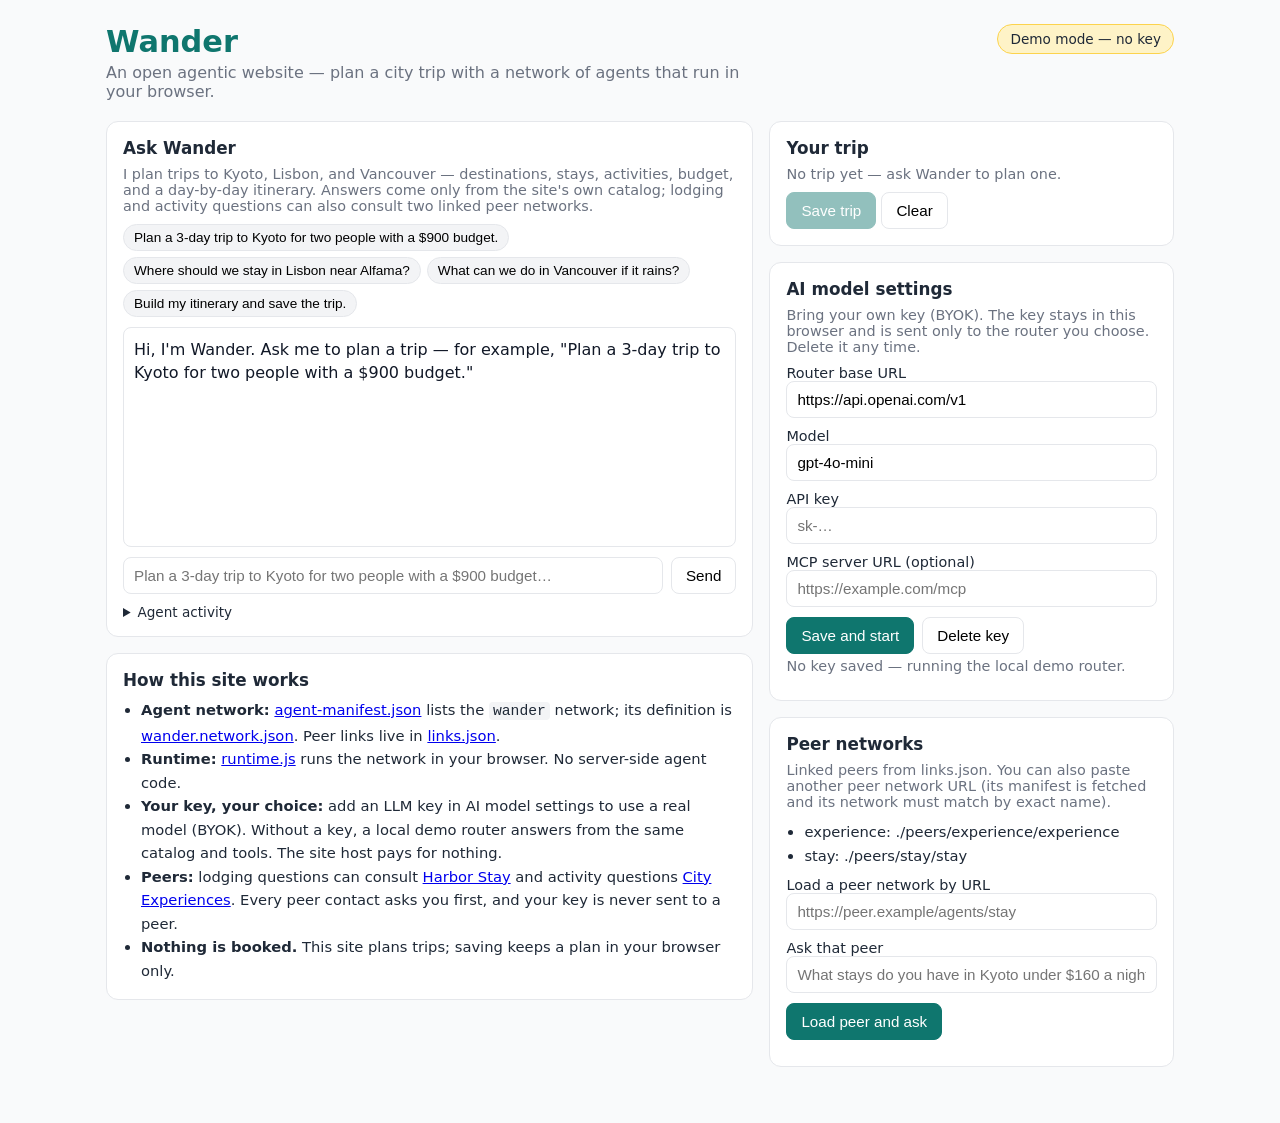
<file: index.html>
<!DOCTYPE html>
<html lang="en">
<head>
<meta charset="utf-8">
<meta name="viewport" content="width=device-width, initial-scale=1">
<title>Wander — open agentic trip planner</title>
<link rel="stylesheet" href="./styles.css">
</head>
<body>
<header class="top">
  <div>
    <h1>Wander</h1>
    <p class="sub">An open agentic website — plan a city trip with a network of agents that run in your browser.</p>
  </div>
  <div class="mode" id="mode-badge">Demo mode — no key</div>
</header>

<main class="layout">
  <section class="chat-col">
    <div class="card">
      <h2>Ask Wander</h2>
      <p class="hint">I plan trips to Kyoto, Lisbon, and Vancouver — destinations, stays, activities, budget, and a day-by-day itinerary. Answers come only from the site's own catalog; lodging and activity questions can also consult two linked peer networks.</p>
      <div class="chips" id="sample-chips"></div>
      <div class="log" id="chat-log" aria-live="polite"></div>
      <form id="chat-form" class="composer">
        <input id="chat-input" type="text" placeholder="Plan a 3-day trip to Kyoto for two people with a $900 budget…" autocomplete="off">
        <button type="submit">Send</button>
      </form>
      <details class="trace">
        <summary>Agent activity</summary>
        <ol id="activity-log"></ol>
      </details>
    </div>
    <div class="card">
      <h2>How this site works</h2>
      <ul class="explain">
        <li><strong>Agent network:</strong> <a href="./agents/agent-manifest.json">agent-manifest.json</a> lists the <code>wander</code> network; its definition is <a href="./agents/wander.network.json">wander.network.json</a>. Peer links live in <a href="./agents/links.json">links.json</a>.</li>
        <li><strong>Runtime:</strong> <a href="./runtime/runtime.js">runtime.js</a> runs the network in your browser. No server-side agent code.</li>
        <li><strong>Your key, your choice:</strong> add an LLM key in AI model settings to use a real model (BYOK). Without a key, a local demo router answers from the same catalog and tools. The site host pays for nothing.</li>
        <li><strong>Peers:</strong> lodging questions can consult <a href="./peers/stay/">Harbor Stay</a> and activity questions <a href="./peers/experience/">City Experiences</a>. Every peer contact asks you first, and your key is never sent to a peer.</li>
        <li><strong>Nothing is booked.</strong> This site plans trips; saving keeps a plan in your browser only.</li>
      </ul>
    </div>
  </section>

  <aside class="side-col">
    <div class="card">
      <h2>Your trip</h2>
      <div id="trip-panel"><p class="hint">No trip yet — ask Wander to plan one.</p></div>
      <div id="cost-panel"></div>
      <button id="save-trip-btn" class="primary" disabled>Save trip</button>
      <button id="clear-trip-btn" class="ghost">Clear</button>
    </div>

    <div class="card">
      <h2>AI model settings</h2>
      <p class="hint">Bring your own key (BYOK). The key stays in this browser and is sent only to the router you choose. Delete it any time.</p>
      <label>Router base URL <input id="llm-base" type="url" value="https://api.openai.com/v1"></label>
      <label>Model <input id="llm-model" type="text" value="gpt-4o-mini"></label>
      <label>API key <input id="llm-key" type="password" placeholder="sk-…" autocomplete="off"></label>
      <label>MCP server URL (optional) <input id="mcp-url" type="url" placeholder="https://example.com/mcp"></label>
      <div class="row">
        <button id="llm-save" class="primary">Save and start</button>
        <button id="llm-delete" class="ghost">Delete key</button>
      </div>
      <p class="hint" id="llm-status">No key saved — running the local demo router.</p>
    </div>

    <div class="card">
      <h2>Peer networks</h2>
      <p class="hint">Linked peers from links.json. You can also paste another peer network URL (its manifest is fetched and its network must match by exact name).</p>
      <ul id="peer-list" class="peers"></ul>
      <label>Load a peer network by URL
        <input id="peer-url" type="url" placeholder="https://peer.example/agents/stay">
      </label>
      <label>Ask that peer
        <input id="peer-question" type="text" placeholder="What stays do you have in Kyoto under $160 a night?">
      </label>
      <button id="peer-load" class="primary">Load peer and ask</button>
      <p class="hint" id="peer-status"></p>
      <div id="peer-answer" class="hint"></div>
    </div>
  </aside>
</main>

<div class="modal" id="modal" hidden>
  <div class="modal-card">
    <h3 id="modal-title">Confirm</h3>
    <p id="modal-body"></p>
    <div class="row">
      <button id="modal-yes" class="primary">Allow</button>
      <button id="modal-no" class="ghost">Cancel</button>
    </div>
  </div>
</div>

<script type="module" src="./app.js"></script>
</body>
</html>
</file>
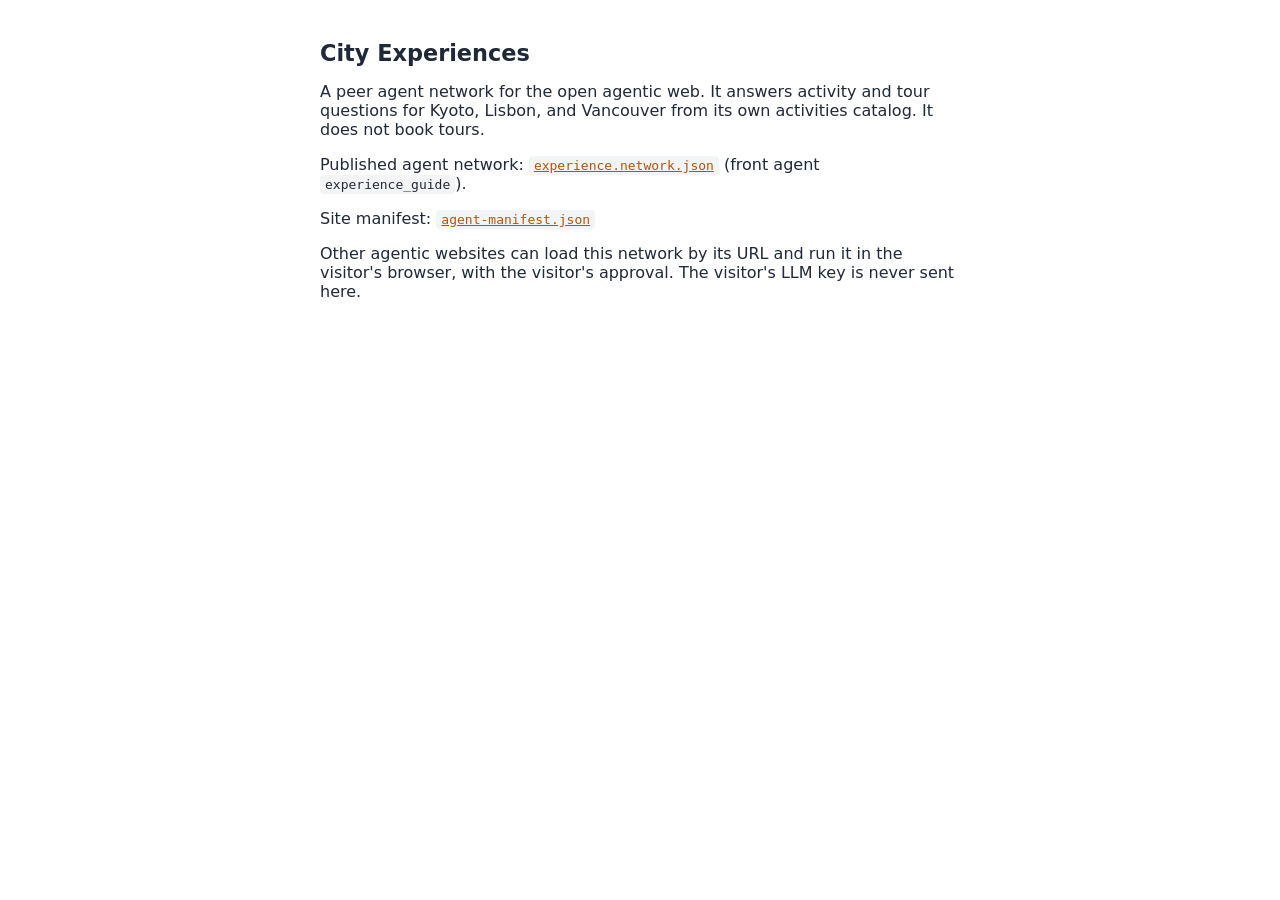
<file: peers/experience/index.html>
<!DOCTYPE html>
<html lang="en">
<head>
<meta charset="utf-8">
<meta name="viewport" content="width=device-width, initial-scale=1">
<title>City Experiences — activities peer network</title>
<style>body{font-family:system-ui,sans-serif;max-width:640px;margin:40px auto;padding:0 16px;color:#1f2937}h1{font-size:1.4rem}a{color:#b45309}code{background:#f3f4f6;padding:2px 5px;border-radius:4px}</style>
</head>
<body>
<h1>City Experiences</h1>
<p>A peer agent network for the open agentic web. It answers activity and tour questions for Kyoto, Lisbon, and Vancouver from its own activities catalog. It does not book tours.</p>
<p>Published agent network: <a href="./experience.network.json"><code>experience.network.json</code></a> (front agent <code>experience_guide</code>).</p>
<p>Site manifest: <a href="./agent-manifest.json"><code>agent-manifest.json</code></a></p>
<p>Other agentic websites can load this network by its URL and run it in the visitor's browser, with the visitor's approval. The visitor's LLM key is never sent here.</p>
</body>
</html>
</file>
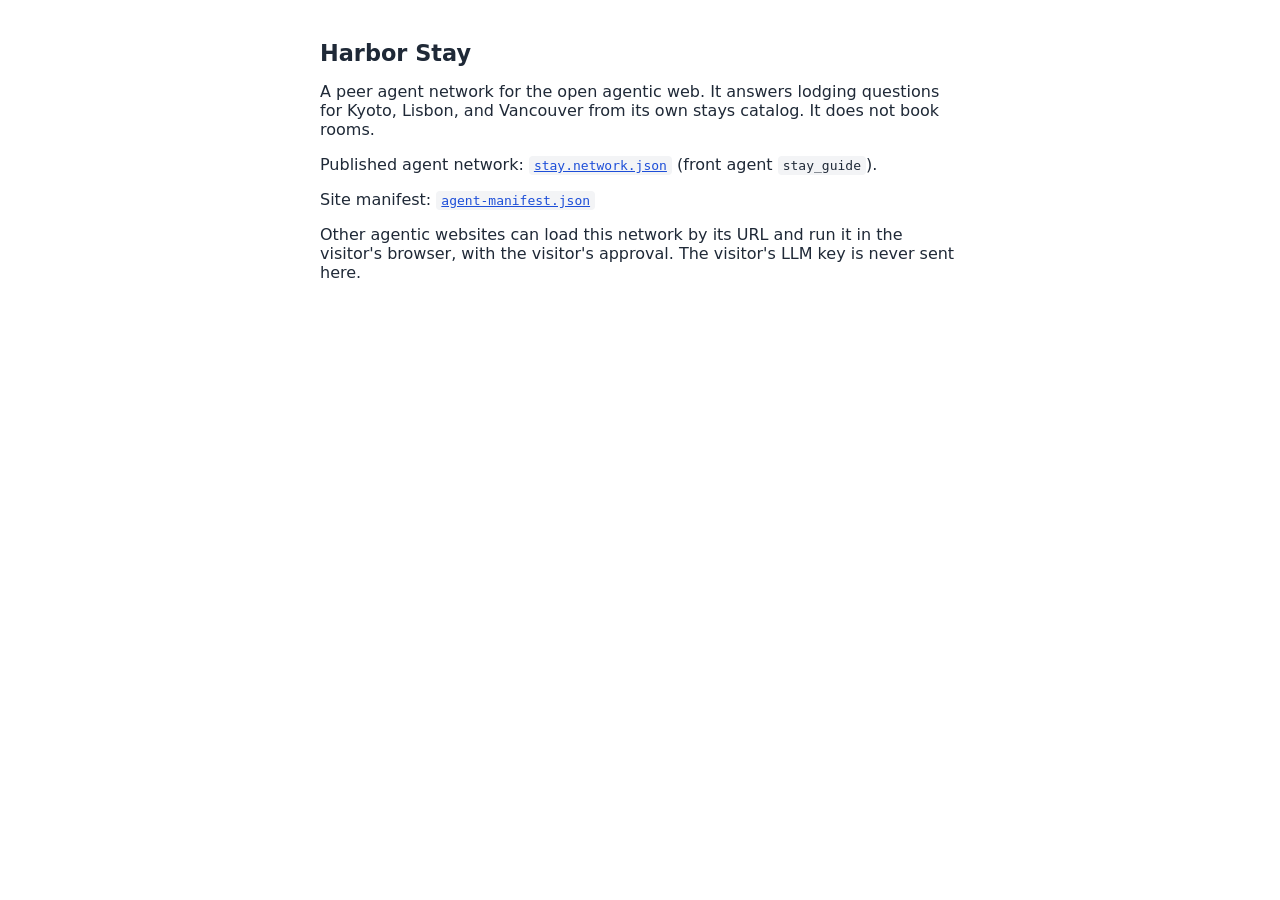
<file: peers/stay/index.html>
<!DOCTYPE html>
<html lang="en">
<head>
<meta charset="utf-8">
<meta name="viewport" content="width=device-width, initial-scale=1">
<title>Harbor Stay — lodging peer network</title>
<style>body{font-family:system-ui,sans-serif;max-width:640px;margin:40px auto;padding:0 16px;color:#1f2937}h1{font-size:1.4rem}a{color:#1d4ed8}code{background:#f3f4f6;padding:2px 5px;border-radius:4px}</style>
</head>
<body>
<h1>Harbor Stay</h1>
<p>A peer agent network for the open agentic web. It answers lodging questions for Kyoto, Lisbon, and Vancouver from its own stays catalog. It does not book rooms.</p>
<p>Published agent network: <a href="./stay.network.json"><code>stay.network.json</code></a> (front agent <code>stay_guide</code>).</p>
<p>Site manifest: <a href="./agent-manifest.json"><code>agent-manifest.json</code></a></p>
<p>Other agentic websites can load this network by its URL and run it in the visitor's browser, with the visitor's approval. The visitor's LLM key is never sent here.</p>
</body>
</html>
</file>
<file: styles.css>
:root { --primary: #0f766e; --ink: #1f2937; --muted: #6b7280; --line: #e5e7eb; --bg: #f9fafb; --card: #fff; }
* { box-sizing: border-box; }
body { margin: 0; font-family: system-ui, -apple-system, sans-serif; color: var(--ink); background: var(--bg); }
.top { display: flex; justify-content: space-between; align-items: flex-start; gap: 16px; max-width: 1100px; margin: 0 auto; padding: 24px 16px 8px; }
.top h1 { margin: 0; font-size: 1.9rem; color: var(--primary); }
.sub { margin: 4px 0 0; color: var(--muted); max-width: 640px; }
.mode { background: #fef3c7; border: 1px solid #fcd34d; border-radius: 999px; padding: 6px 12px; font-size: 0.85rem; white-space: nowrap; }
.mode.llm { background: #dcfce7; border-color: #86efac; }
.layout { display: grid; grid-template-columns: 1.6fr 1fr; gap: 16px; max-width: 1100px; margin: 0 auto; padding: 12px 16px 40px; }
.card { background: var(--card); border: 1px solid var(--line); border-radius: 12px; padding: 16px; margin-bottom: 16px; }
.card h2 { margin: 0 0 8px; font-size: 1.05rem; }
.hint { color: var(--muted); font-size: 0.9rem; margin: 4px 0 10px; }
.chips { display: flex; flex-wrap: wrap; gap: 6px; margin-bottom: 10px; }
.chips button { border: 1px solid var(--line); background: #f3f4f6; border-radius: 999px; padding: 5px 10px; cursor: pointer; font-size: 0.85rem; }
.log { min-height: 220px; max-height: 420px; overflow-y: auto; border: 1px solid var(--line); border-radius: 8px; padding: 10px; background: #fff; }
.msg { margin: 0 0 10px; white-space: pre-wrap; line-height: 1.45; }
.msg.user { font-weight: 600; }
.msg.agent { color: #111827; }
.msg.sys { color: var(--muted); font-size: 0.9rem; }
.composer { display: flex; gap: 8px; margin-top: 10px; }
.composer input, label input { flex: 1; border: 1px solid var(--line); border-radius: 8px; padding: 9px 10px; font-size: 0.95rem; width: 100%; }
button { cursor: pointer; border-radius: 8px; border: 1px solid var(--line); padding: 9px 14px; font-size: 0.95rem; background: #fff; }
button.primary { background: var(--primary); color: #fff; border-color: var(--primary); }
button.ghost { background: transparent; }
button:disabled { opacity: 0.45; cursor: not-allowed; }
.trace { margin-top: 10px; font-size: 0.85rem; }
.trace ol { margin: 8px 0 0; padding-left: 18px; max-height: 180px; overflow-y: auto; }
.trace li { margin-bottom: 4px; color: #374151; }
.trace li.err { color: #b91c1c; }
.explain { margin: 0; padding-left: 18px; line-height: 1.6; font-size: 0.92rem; }
.explain code { background: #f3f4f6; padding: 1px 4px; border-radius: 4px; }
label { display: block; margin-bottom: 10px; font-size: 0.9rem; }
.row { display: flex; gap: 8px; margin-top: 8px; }
.peers { margin: 0 0 10px; padding-left: 18px; font-size: 0.92rem; line-height: 1.6; }
.modal { position: fixed; inset: 0; background: rgba(0,0,0,0.45); display: flex; align-items: center; justify-content: center; z-index: 10; }
.modal[hidden] { display: none; }
.modal-card { background: #fff; border-radius: 12px; padding: 20px; max-width: 460px; margin: 16px; }
.modal-card h3 { margin-top: 0; }
@media (max-width: 820px) { .layout { grid-template-columns: 1fr; } }
</file>
